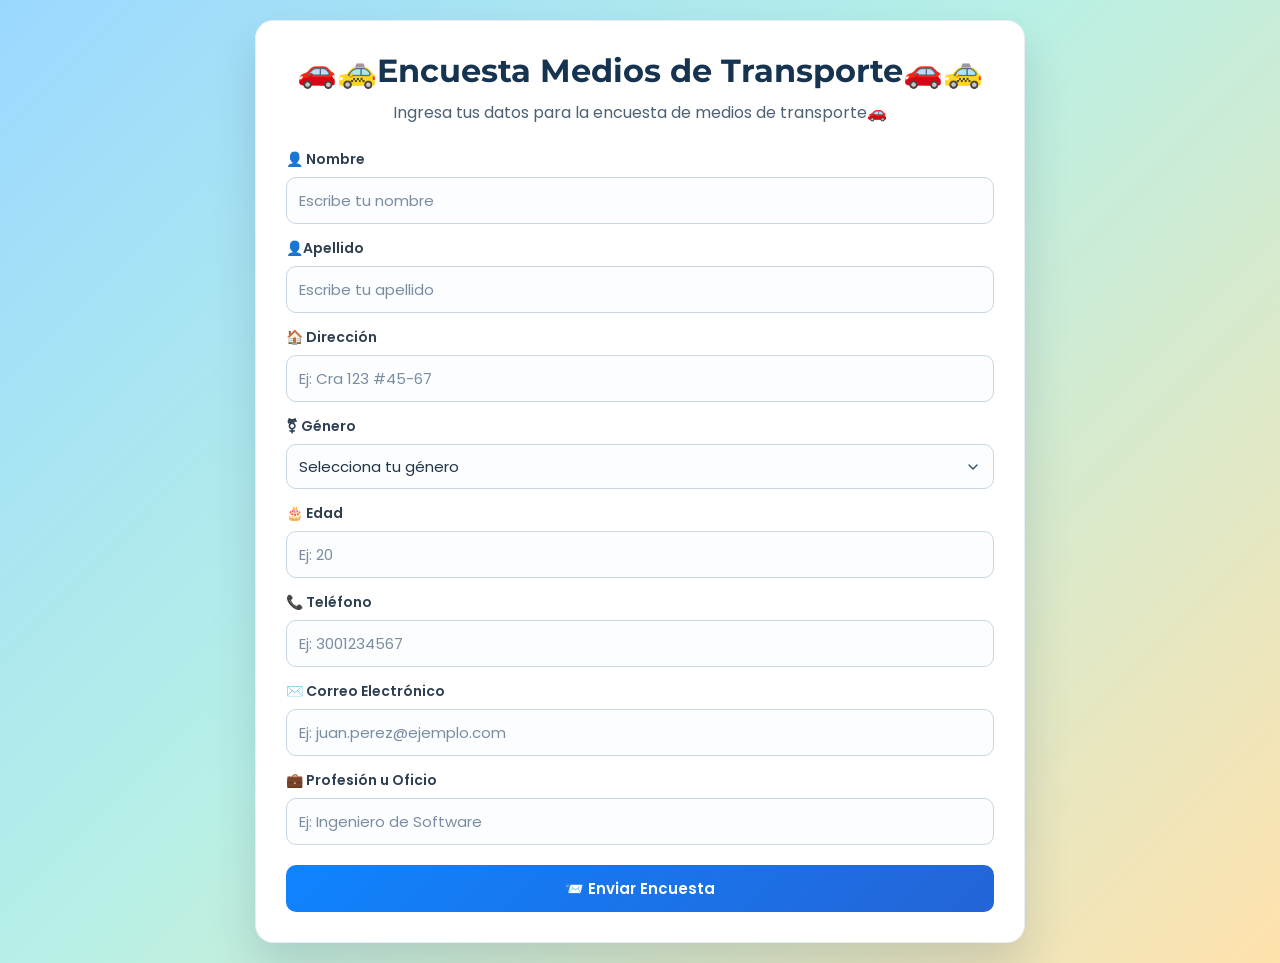
<file: Encuesta Medios de Transporte/index.html>
<!DOCTYPE html>
<html lang="en">
<link rel="stylesheet" href="style.css">
<head>
    <meta charset="UTF-8">
    <meta name="viewport" content="width=device-width, initial-scale=1.0">
    <title>Encuesta Medios de Transporte</title>
</head>
<body>
    <main class="card">
        <h1>🚗🚕Encuesta Medios de Transporte🚗🚕</h1>
        <p class="subtitulo">Ingresa tus datos para la encuesta de medios de transporte🚗</p>

        <form id="encuesta">
            <div class="campo nombre-apellido">
                <label for="nombre">👤 Nombre</label>
                <input type="text" id="nombre" name="nombre" placeholder="Escribe tu nombre" required pattern="[A-Za-zÁÉÍÓÚáéíóúÑñÜü ]+" title="Solo letras y espacios.">
            </div>

            <div class="campo nombre-apellido">
                <label for="apellido">👤Apellido</label>
                <input type="text" id="apellido" name="apellido" placeholder="Escribe tu apellido" required pattern="[A-Za-zÁÉÍÓÚáéíóúÑñÜü ]+" title="Solo letras y espacios.">
            </div>
            <div class="campo">
                <label for="direccion">🏠 Dirección</label>
                <input type="text" id="direccion" name="direccion" placeholder="Ej: Cra 123 #45-67" required>
            </div>
            
            <div class="campo">
                <label for="genero">⚧ Género</label>
                <select id="genero" name="genero" required>
                    <option value="">Selecciona tu género</option>
                    <option value="masculino">Masculino</option>
                    <option value="femenino">Femenino</option>
                    <option value="otro">Otro</option>
                </select>
            </div>

            <div class="campo">
                <label for="edad">🎂 Edad</label>
                <input type="number" id="edad" name="edad" placeholder="Ej: 20">
            </div>

            <div class="campo">
                <label for="telefono">📞 Teléfono</label>
                <input type="tel" id="telefono" name="telefono" placeholder="Ej: 3001234567" pattern="[0-9]{10}" title="Ingresa un número de teléfono válido de 10 dígitos">
            </div>

            <div class="campo">
                <label for="correo">✉️ Correo Electrónico</label>
                <input type="email" id="correo" name="correo" placeholder="Ej: juan.perez@ejemplo.com" required>
            </div>

            <div class="campo">
                <label for="profesionOficio">💼 Profesión u Oficio</label>
                <input type="text" id="profesionOficio" name="profesionOficio" placeholder="Ej: Ingeniero de Software" required>
            </div>

            <button type="submit" class="btn-enviar">📨 Enviar Encuesta</button>
        </form>
    </main>
    <script src="app.js"></script>
</body>
</html>
</file>
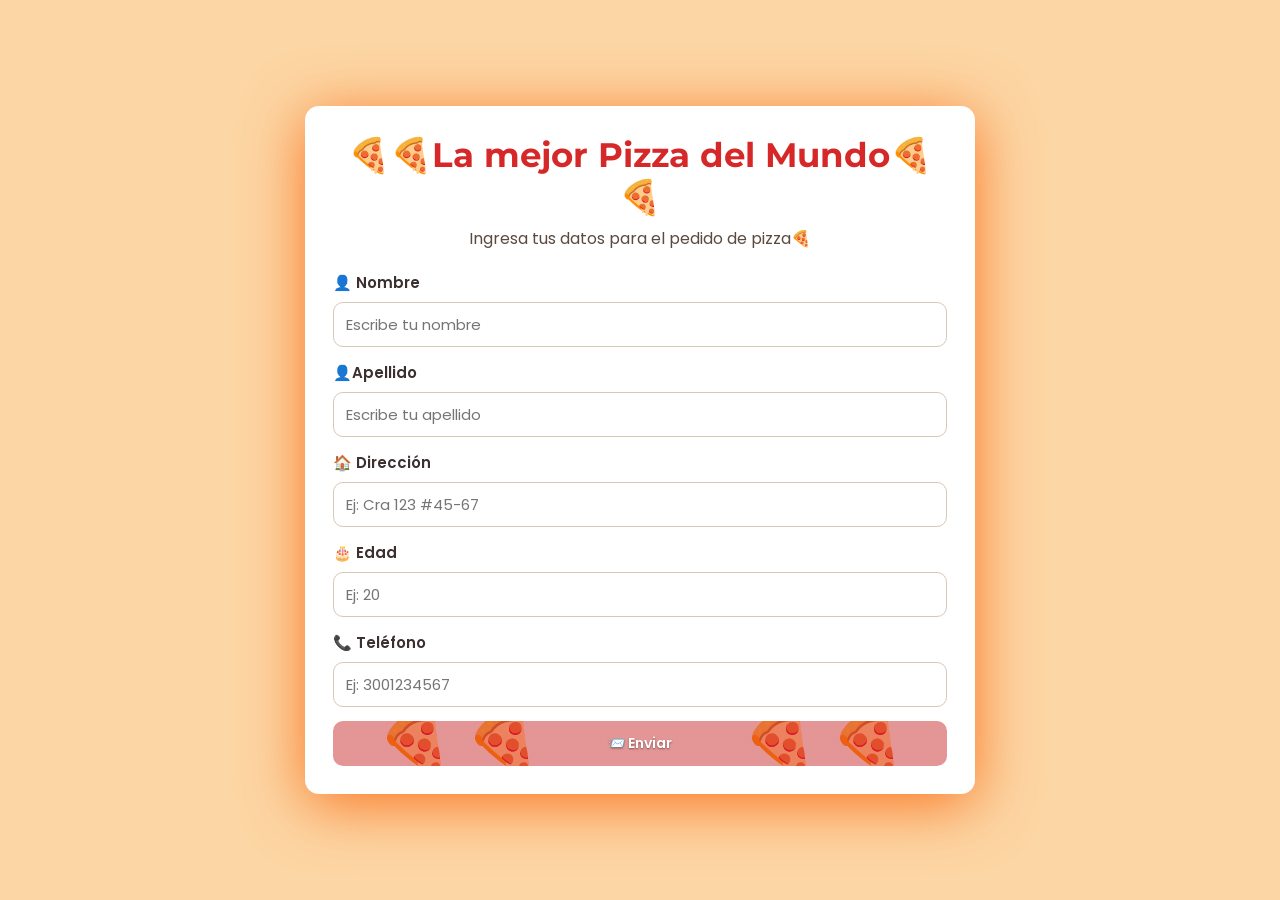
<file: La mejor Pizza del Mundo/index.html>
<!DOCTYPE html>
<html lang="en">
<link rel="stylesheet" href="css/index_style.css">
<head>
    <meta charset="UTF-8">
    <meta name="viewport" content="width=device-width, initial-scale=1.0">
    <title>La mejor Pizza del Mundo</title>
</head>
<body>
    <main class="card">
        <h1>🍕🍕La mejor Pizza del Mundo🍕🍕</h1>
        <p class="subtitulo">Ingresa tus datos para el pedido de pizza🍕</p>

        <form id="formularioPizzas">
            <div class="campo nombre-apellido">
                <label for="nombre">👤 Nombre</label>
                <input type="text" id="nombre" name="nombre" placeholder="Escribe tu nombre" required pattern="[A-Za-zÁÉÍÓÚáéíóúÑñÜü ]+" title="Solo letras y espacios.">
            </div>

            <div class="campo nombre-apellido">
                <label for="apellido">👤Apellido</label>
                <input type="text" id="apellido" name="apellido" placeholder="Escribe tu apellido" required pattern="[A-Za-zÁÉÍÓÚáéíóúÑñÜü ]+" title="Solo letras y espacios.">
            </div>
            <div class="campo">
                <label for="direccion">🏠 Dirección</label>
                <input type="text" id="direccion" name="direccion" placeholder="Ej: Cra 123 #45-67" required>
            </div>
            
            <div class="campo">
                <label for="edad">🎂 Edad</label>
                <input type="number" id="edad" name="edad" placeholder="Ej: 20">
            </div>

            <div class="campo">
                <label for="telefono">📞 Teléfono</label>
                <input type="tel" id="telefono" name="telefono" placeholder="Ej: 3001234567" pattern="[0-9]{10}" title="Ingresa un número de teléfono válido de 10 dígitos">
            </div>

            <button type="submit" class="btn-enviar">📨 Enviar</button>
        </form>
    </main>

    <script src="javascript/index.js"></script>
</body>
</html>
</file>
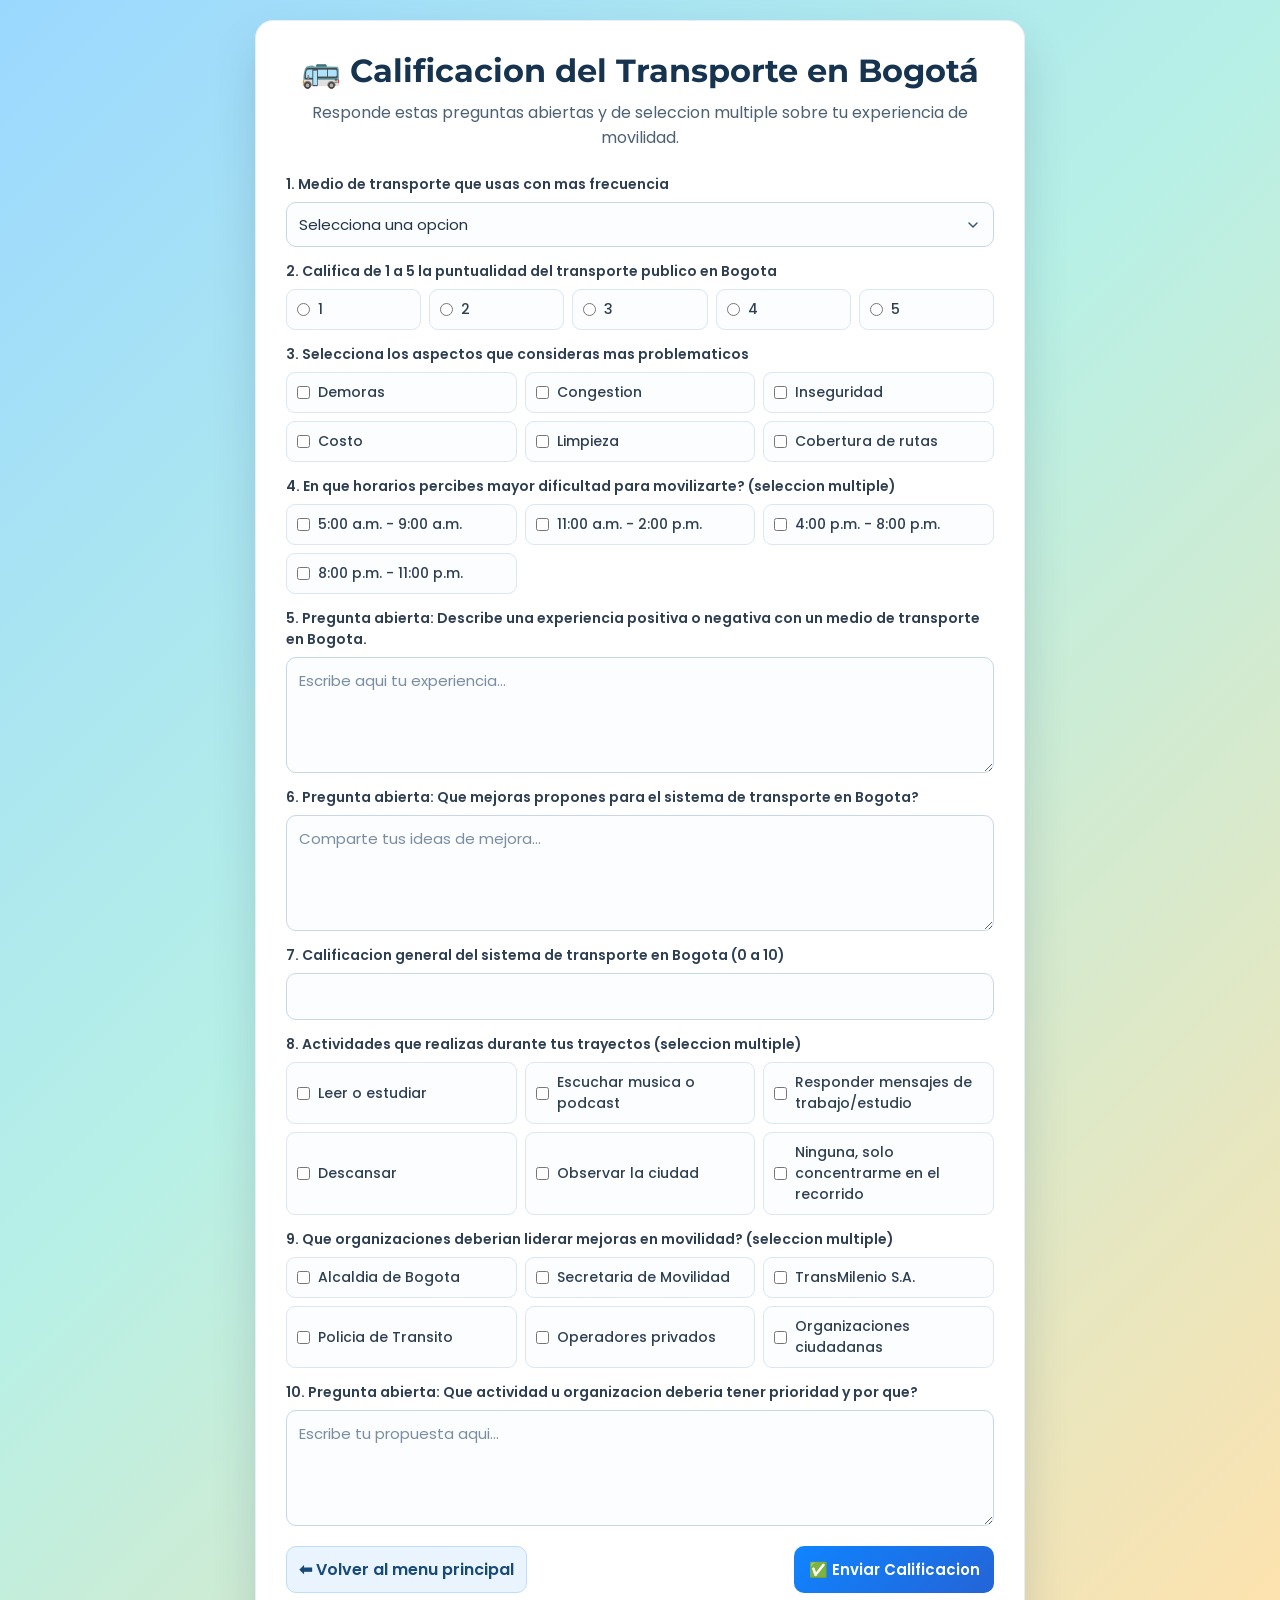
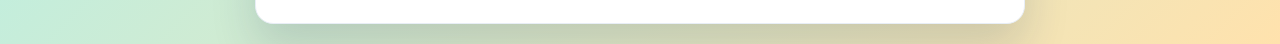
<file: Encuesta Medios de Transporte/calificacion.html>
<!DOCTYPE html>
<html lang="es">
<head>
    <meta charset="UTF-8">
    <meta name="viewport" content="width=device-width, initial-scale=1.0">
    <title>Calificacion del Transporte en Bogota</title>
    <link rel="stylesheet" href="style.css">
</head>
<body>
    <main class="card">
        <h1>🚌 Calificacion del Transporte en Bogotá</h1>
        <p class="subtitulo">Responde estas preguntas abiertas y de seleccion multiple sobre tu experiencia de movilidad.</p>

        <form id="encuestaCalificacion">
            <div class="campo">
                <label for="medioPrincipal">1. Medio de transporte que usas con mas frecuencia</label>
                <select id="medioPrincipal" name="medioPrincipal" required>
                    <option value="">Selecciona una opcion</option>
                    <option value="transmilenio">TransMilenio</option>
                    <option value="sitp">SITP</option>
                    <option value="taxi">Taxi</option>
                    <option value="moto">Moto</option>
                    <option value="carro">Carro particular</option>
                    <option value="bicicleta">Bicicleta</option>
                    <option value="caminar">Caminar</option>
                    <option value="apps">Apps de transporte (Uber, Didi, etc.)</option>
                </select>
            </div>

            <div class="campo">
                <label>2. Califica de 1 a 5 la puntualidad del transporte publico en Bogota</label>
                <div class="opciones-grid">
                    <label><input type="radio" name="puntualidad" value="1" required> 1</label>
                    <label><input type="radio" name="puntualidad" value="2"> 2</label>
                    <label><input type="radio" name="puntualidad" value="3"> 3</label>
                    <label><input type="radio" name="puntualidad" value="4"> 4</label>
                    <label><input type="radio" name="puntualidad" value="5"> 5</label>
                </div>
            </div>

            <div class="campo">
                <label>3. Selecciona los aspectos que consideras mas problematicos</label>
                <div class="opciones-grid opciones-check">
                    <label><input type="checkbox" name="problemas" value="demora"> Demoras</label>
                    <label><input type="checkbox" name="problemas" value="congestion"> Congestion</label>
                    <label><input type="checkbox" name="problemas" value="seguridad"> Inseguridad</label>
                    <label><input type="checkbox" name="problemas" value="costo"> Costo</label>
                    <label><input type="checkbox" name="problemas" value="limpieza"> Limpieza</label>
                    <label><input type="checkbox" name="problemas" value="cobertura"> Cobertura de rutas</label>
                </div>
            </div>

            <div class="campo">
                <label>4. En que horarios percibes mayor dificultad para movilizarte? (seleccion multiple)</label>
                <div class="opciones-grid opciones-check">
                    <label><input type="checkbox" name="horarios" value="manana"> 5:00 a.m. - 9:00 a.m.</label>
                    <label><input type="checkbox" name="horarios" value="mediodia"> 11:00 a.m. - 2:00 p.m.</label>
                    <label><input type="checkbox" name="horarios" value="tarde"> 4:00 p.m. - 8:00 p.m.</label>
                    <label><input type="checkbox" name="horarios" value="noche"> 8:00 p.m. - 11:00 p.m.</label>
                </div>
            </div>

            <div class="campo">
                <label for="experiencia">5. Pregunta abierta: Describe una experiencia positiva o negativa con un medio de transporte en Bogota.</label>
                <textarea id="experiencia" name="experiencia" rows="4" placeholder="Escribe aqui tu experiencia..." required></textarea>
            </div>

            <div class="campo">
                <label for="mejora">6. Pregunta abierta: Que mejoras propones para el sistema de transporte en Bogota?</label>
                <textarea id="mejora" name="mejora" rows="4" placeholder="Comparte tus ideas de mejora..." required></textarea>
            </div>

            <div class="campo">
                <label for="calificacionGeneral">7. Calificacion general del sistema de transporte en Bogota (0 a 10)</label>
                <input type="number" id="calificacionGeneral" name="calificacionGeneral" min="0" max="10" required>
            </div>

            <div class="campo">
                <label>8. Actividades que realizas durante tus trayectos (seleccion multiple)</label>
                <div class="opciones-grid opciones-check">
                    <label><input type="checkbox" name="actividades" value="leer"> Leer o estudiar</label>
                    <label><input type="checkbox" name="actividades" value="musica"> Escuchar musica o podcast</label>
                    <label><input type="checkbox" name="actividades" value="trabajo"> Responder mensajes de trabajo/estudio</label>
                    <label><input type="checkbox" name="actividades" value="descansar"> Descansar</label>
                    <label><input type="checkbox" name="actividades" value="observar"> Observar la ciudad</label>
                    <label><input type="checkbox" name="actividades" value="ninguna"> Ninguna, solo concentrarme en el recorrido</label>
                </div>
            </div>

            <div class="campo">
                <label>9. Que organizaciones deberian liderar mejoras en movilidad? (seleccion multiple)</label>
                <div class="opciones-grid opciones-check">
                    <label><input type="checkbox" name="organizaciones" value="alcaldia"> Alcaldia de Bogota</label>
                    <label><input type="checkbox" name="organizaciones" value="secretaria"> Secretaria de Movilidad</label>
                    <label><input type="checkbox" name="organizaciones" value="transmilenio"> TransMilenio S.A.</label>
                    <label><input type="checkbox" name="organizaciones" value="policia"> Policia de Transito</label>
                    <label><input type="checkbox" name="organizaciones" value="operadores"> Operadores privados</label>
                    <label><input type="checkbox" name="organizaciones" value="ciudadania"> Organizaciones ciudadanas</label>
                </div>
            </div>

            <div class="campo">
                <label for="propuestaOrganizacion">10. Pregunta abierta: Que actividad u organizacion deberia tener prioridad y por que?</label>
                <textarea id="propuestaOrganizacion" name="propuestaOrganizacion" rows="4" placeholder="Escribe tu propuesta aqui..." required></textarea>
            </div>

            <div class="acciones-finales">
                <a class="btn-link" href="index.html">⬅ Volver al menu principal</a>
                <button type="submit" class="btn-enviar">✅ Enviar Calificacion</button>
            </div>
        </form>

        <section id="resumenFinal" class="resumen oculto" aria-live="polite">
            <h2>📋 Resumen de tu encuesta</h2>
            <div id="contenidoResumen"></div>
            <a class="btn-link" href="index.html">🏠 Ir al menu principal</a>
        </section>
    </main>

    <div id="modalEnviado" class="modal-enviado oculto" aria-live="assertive" role="status">
        <div class="modal-enviado-contenido">✅ Enviado</div>
    </div>

    <script src="app.js"></script>
</body>
</html>
</file>
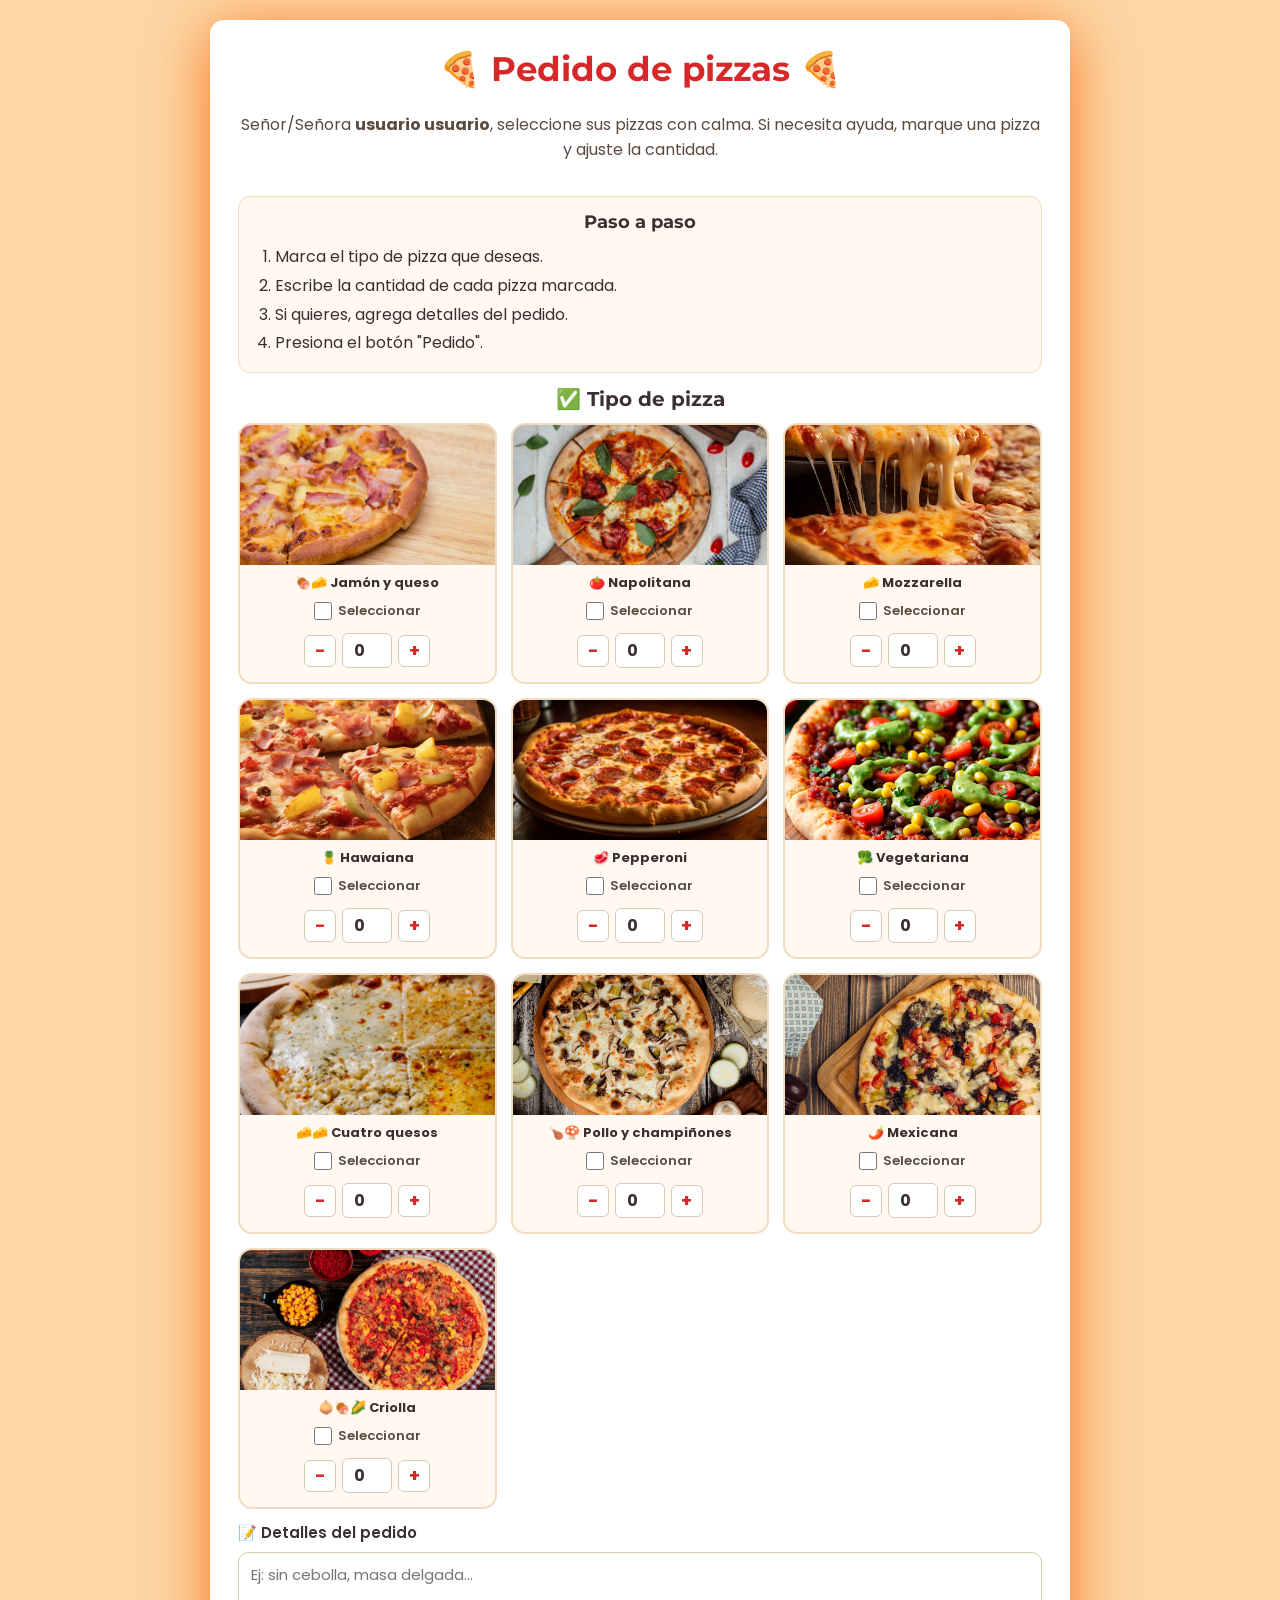
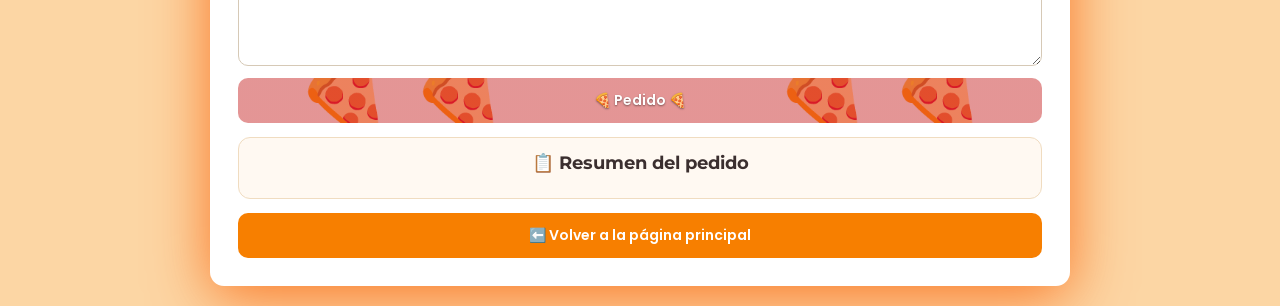
<file: La mejor Pizza del Mundo/seleccion.html>
<!DOCTYPE html>
<html lang="en">
<link rel="stylesheet" href="css/index_style.css">
<link rel="stylesheet" href="css/seleccion_style.css">
<head>
    <meta charset="UTF-8">
    <meta name="viewport" content="width=device-width, initial-scale=1.0">
    <title>Selecciona tu Pizza</title>
</head>
<body>
    <main class="card card-seleccion">
        <h1>🍕 Pedido de pizzas 🍕</h1>
        <p class="subtitulo" id="mensajeFrecuencia"></p>
        <section class="resumen-frecuencia">
            <h2>Paso a paso</h2>
            <ol class="pasos-pedido">
                <li>Marca el tipo de pizza que deseas.</li>
                <li>Escribe la cantidad de cada pizza marcada.</li>
                <li>Si quieres, agrega detalles del pedido.</li>
                <li>Presiona el botón "Pedido".</li>
            </ol>
        </section>

        <form id="formularioPedido" class="formulario-pedido">
            <h2>✅ Tipo de pizza</h2>

            <div class="grid-pizzas">

                <div class="pizza-card">
                    <label class="pizza-card-label" for="pizzaJamonQueso">
                        <img src="img/Jamon y queso.jpg" alt="Jamón y queso" class="pizza-img">
                        <span class="pizza-nombre">🍖🧀 Jamón y queso</span>
                        <div class="pizza-seleccionar">
                            <input type="checkbox" id="pizzaJamonQueso" name="tipoPizza" value="Jamón y queso">
                            <span>Seleccionar</span>
                        </div>
                    </label>
                    <div class="cantidad-selector">
                        <button type="button" class="btn-cantidad" data-action="menos" data-target="cantidadJamonQueso">−</button>
                        <input type="number" id="cantidadJamonQueso" class="cantidad-input" value="0" readonly>
                        <button type="button" class="btn-cantidad" data-action="mas" data-target="cantidadJamonQueso">+</button>
                    </div>
                </div>

                <div class="pizza-card">
                    <label class="pizza-card-label" for="pizzaNapolitana">
                        <img src="img/Napolitana.jpg" alt="Napolitana" class="pizza-img">
                        <span class="pizza-nombre">🍅 Napolitana</span>
                        <div class="pizza-seleccionar">
                            <input type="checkbox" id="pizzaNapolitana" name="tipoPizza" value="Napolitana">
                            <span>Seleccionar</span>
                        </div>
                    </label>
                    <div class="cantidad-selector">
                        <button type="button" class="btn-cantidad" data-action="menos" data-target="cantidadNapolitana">−</button>
                        <input type="number" id="cantidadNapolitana" class="cantidad-input" value="0" readonly>
                        <button type="button" class="btn-cantidad" data-action="mas" data-target="cantidadNapolitana">+</button>
                    </div>
                </div>

                <div class="pizza-card">
                    <label class="pizza-card-label" for="pizzaMuzzarella">
                        <img src="img/Mozzarella.jpg" alt="Mozzarella" class="pizza-img">
                        <span class="pizza-nombre">🧀 Mozzarella</span>
                        <div class="pizza-seleccionar">
                            <input type="checkbox" id="pizzaMuzzarella" name="tipoPizza" value="Muzzarella">
                            <span>Seleccionar</span>
                        </div>
                    </label>
                    <div class="cantidad-selector">
                        <button type="button" class="btn-cantidad" data-action="menos" data-target="cantidadMuzzarella">−</button>
                        <input type="number" id="cantidadMuzzarella" class="cantidad-input" value="0" readonly>
                        <button type="button" class="btn-cantidad" data-action="mas" data-target="cantidadMuzzarella">+</button>
                    </div>
                </div>

                <div class="pizza-card">
                    <label class="pizza-card-label" for="pizzaHawaiana">
                        <img src="img/Hawaiana.jpg" alt="Hawaiana" class="pizza-img">
                        <span class="pizza-nombre">🍍 Hawaiana</span>
                        <div class="pizza-seleccionar">
                            <input type="checkbox" id="pizzaHawaiana" name="tipoPizza" value="Hawaiana">
                            <span>Seleccionar</span>
                        </div>
                    </label>
                    <div class="cantidad-selector">
                        <button type="button" class="btn-cantidad" data-action="menos" data-target="cantidadHawaiana">−</button>
                        <input type="number" id="cantidadHawaiana" class="cantidad-input" value="0" readonly>
                        <button type="button" class="btn-cantidad" data-action="mas" data-target="cantidadHawaiana">+</button>
                    </div>
                </div>

                <div class="pizza-card">
                    <label class="pizza-card-label" for="pizzaPepperoni">
                        <img src="img/Peperoni.jpg" alt="Pepperoni" class="pizza-img">
                        <span class="pizza-nombre">🥩 Pepperoni</span>
                        <div class="pizza-seleccionar">
                            <input type="checkbox" id="pizzaPepperoni" name="tipoPizza" value="Pepperoni">
                            <span>Seleccionar</span>
                        </div>
                    </label>
                    <div class="cantidad-selector">
                        <button type="button" class="btn-cantidad" data-action="menos" data-target="cantidadPepperoni">−</button>
                        <input type="number" id="cantidadPepperoni" class="cantidad-input" value="0" readonly>
                        <button type="button" class="btn-cantidad" data-action="mas" data-target="cantidadPepperoni">+</button>
                    </div>
                </div>

                <div class="pizza-card">
                    <label class="pizza-card-label" for="pizzaVegetariana">
                        <img src="img/Vegana.jpg" alt="Vegetariana" class="pizza-img">
                        <span class="pizza-nombre">🥦 Vegetariana</span>
                        <div class="pizza-seleccionar">
                            <input type="checkbox" id="pizzaVegetariana" name="tipoPizza" value="Vegetariana">
                            <span>Seleccionar</span>
                        </div>
                    </label>
                    <div class="cantidad-selector">
                        <button type="button" class="btn-cantidad" data-action="menos" data-target="cantidadVegetariana">−</button>
                        <input type="number" id="cantidadVegetariana" class="cantidad-input" value="0" readonly>
                        <button type="button" class="btn-cantidad" data-action="mas" data-target="cantidadVegetariana">+</button>
                    </div>
                </div>

                <div class="pizza-card">
                    <label class="pizza-card-label" for="pizzaCuatroQuesos">
                        <img src="img/Cuatro Quesos.jpg" alt="Cuatro quesos" class="pizza-img">
                        <span class="pizza-nombre">🧀🧀 Cuatro quesos</span>
                        <div class="pizza-seleccionar">
                            <input type="checkbox" id="pizzaCuatroQuesos" name="tipoPizza" value="Cuatro quesos">
                            <span>Seleccionar</span>
                        </div>
                    </label>
                    <div class="cantidad-selector">
                        <button type="button" class="btn-cantidad" data-action="menos" data-target="cantidadCuatroQuesos">−</button>
                        <input type="number" id="cantidadCuatroQuesos" class="cantidad-input" value="0" readonly>
                        <button type="button" class="btn-cantidad" data-action="mas" data-target="cantidadCuatroQuesos">+</button>
                    </div>
                </div>

                <div class="pizza-card">
                    <label class="pizza-card-label" for="pizzaPolloChampinones">
                        <img src="img/Pollo Champiñones.jpg" alt="Pollo y champiñones" class="pizza-img">
                        <span class="pizza-nombre">🍗🍄 Pollo y champiñones</span>
                        <div class="pizza-seleccionar">
                            <input type="checkbox" id="pizzaPolloChampinones" name="tipoPizza" value="Pollo y champiñones">
                            <span>Seleccionar</span>
                        </div>
                    </label>
                    <div class="cantidad-selector">
                        <button type="button" class="btn-cantidad" data-action="menos" data-target="cantidadPolloChampinones">−</button>
                        <input type="number" id="cantidadPolloChampinones" class="cantidad-input" value="0" readonly>
                        <button type="button" class="btn-cantidad" data-action="mas" data-target="cantidadPolloChampinones">+</button>
                    </div>
                </div>

                <div class="pizza-card">
                    <label class="pizza-card-label" for="pizzaMexicana">
                        <img src="img/Mexicana.jpg" alt="Mexicana" class="pizza-img">
                        <span class="pizza-nombre">🌶️ Mexicana</span>
                        <div class="pizza-seleccionar">
                            <input type="checkbox" id="pizzaMexicana" name="tipoPizza" value="Mexicana">
                            <span>Seleccionar</span>
                        </div>
                    </label>
                    <div class="cantidad-selector">
                        <button type="button" class="btn-cantidad" data-action="menos" data-target="cantidadMexicana">−</button>
                        <input type="number" id="cantidadMexicana" class="cantidad-input" value="0" readonly>
                        <button type="button" class="btn-cantidad" data-action="mas" data-target="cantidadMexicana">+</button>
                    </div>
                </div>

                <div class="pizza-card">
                    <label class="pizza-card-label" for="pizzaCriolla">
                        <img src="img/Criolla.jpg" alt="Criolla" class="pizza-img">
                        <span class="pizza-nombre">🧅🍖🌽 Criolla</span>
                        <div class="pizza-seleccionar">
                            <input type="checkbox" id="pizzaCriolla" name="tipoPizza" value="Criolla">
                            <span>Seleccionar</span>
                        </div>
                    </label>
                    <div class="cantidad-selector">
                        <button type="button" class="btn-cantidad" data-action="menos" data-target="cantidadCriolla">−</button>
                        <input type="number" id="cantidadCriolla" class="cantidad-input" value="0" readonly>
                        <button type="button" class="btn-cantidad" data-action="mas" data-target="cantidadCriolla">+</button>
                    </div>
                </div>

            </div>

            <div class="campo">
                <label for="detallePedido">📝 Detalles del pedido</label>
                <textarea id="detallePedido" rows="4" placeholder="Ej: sin cebolla, masa delgada..."></textarea>
            </div>

            <button type="submit" class="btn-enviar">🍕 Pedido 🍕</button>
        </form>

        <section id="resumenFrecuencia" class="resumen-frecuencia">
            <h2>📋 Resumen del pedido</h2>
            <ol id="resultadoSeleccion"></ol>
            <p id="estadoFrecuencia"></p>
        </section>

        <a href="index.html" class="btn-volver" id="btnVolver">⬅️ Volver a la página principal</a>
    </main>

    <script src="javascript/seleccion.js"></script>
</body>
</html>
</file>
<file: Encuesta Medios de Transporte/style.css>
@import url('https://fonts.googleapis.com/css2?family=Montserrat:wght@600;700&family=Poppins:wght@400;500;600&display=swap');

* {
    box-sizing: border-box;
    margin: 0;
    padding: 0;
    font-family: 'Poppins', sans-serif;
}

body {
    min-height: 100vh;
    background: linear-gradient(135deg, #9bd8ff 0%, #b7f0e6 45%, #ffe2ad 100%);
    display: flex;
    align-items: center;
    justify-content: center;
    padding: 20px;
}

.card {
    width: 100%;
    max-width: 770px;
    background-color: #ffffff;
    border-radius: 18px;
    padding: 30px;
    border: 1px solid #e8eef6;
    box-shadow: 0 24px 45px rgba(24, 52, 84, 0.16);
}

h1 {
    font-family: 'Montserrat', sans-serif;
    color: #16334f;
    text-align: center;
    font-size: 32px;
    margin-bottom: 10px;
}

.subtitulo {
    color: #4d6175;
    text-align: center;
    font-size: 16px;
    margin-bottom: 24px;
}

#encuesta,
#encuestaCalificacion {
    display: flex;
    flex-direction: column;
    gap: 14px;
}

.campo {
    display: flex;
    flex-direction: column;
    gap: 7px;
}

.nombre-apellido {
    font-weight: 700;
}

label {
    font-size: 14px;
    color: #2f3f52;
    font-weight: 600;
}

input, select, textarea {
    width: 100%;
    border: 1px solid #c8d7e6;
    border-radius: 10px;
    padding: 11px 12px;
    font-size: 15px;
    color: #223446;
    background-color: #fbfdff;
    transition: border-color 0.2s ease, box-shadow 0.2s ease;
}

input::placeholder,
textarea::placeholder {
    color: #7a8da1;
}

input:focus,
select:focus,
textarea:focus,
button:focus {
    outline: none;
    border-color: #2f9bff;
    box-shadow: 0 0 0 3px rgba(47, 155, 255, 0.2);
}

select {
    appearance: none;
    -webkit-appearance: none;
    -moz-appearance: none;
    cursor: pointer;
    padding-right: 38px;
    background-image: url("data:image/svg+xml,%3Csvg xmlns='http://www.w3.org/2000/svg' viewBox='0 0 20 20' fill='none'%3E%3Cpath d='M5 7.5L10 12.5L15 7.5' stroke='%2336576f' stroke-width='1.8' stroke-linecap='round' stroke-linejoin='round'/%3E%3C/svg%3E");
    background-repeat: no-repeat;
    background-position: right 12px center;
    background-size: 16px;
}

select option {
    color: #223446;
}

textarea {
    resize: vertical;
}

.btn-enviar {
    margin-top: 6px;
    border: none;
    border-radius: 10px;
    color: #ffffff;
    font-size: 15px;
    font-weight: 600;
    cursor: pointer;
    background: linear-gradient(135deg, #0f84ff 0%, #2464d6 100%);
    padding: 12px;
    transition: transform 0.2s ease, box-shadow 0.2s ease;
}

.btn-enviar:hover {
    transform: translateY(-1px);
    box-shadow: 0 10px 18px rgba(22, 100, 204, 0.25);
}

.btn-link {
    display: inline-block;
    margin-top: 14px;
    text-align: center;
    text-decoration: none;
    background: #eaf4ff;
    color: #174a78;
    border: 1px solid #bedcff;
    border-radius: 10px;
    padding: 10px 12px;
    font-weight: 600;
    transition: background-color 0.2s ease, transform 0.2s ease;
}

.btn-link:hover {
    background: #d9ecff;
    transform: translateY(-1px);
}

.opciones-grid {
    display: grid;
    grid-template-columns: repeat(auto-fit, minmax(130px, 1fr));
    gap: 8px;
}

.opciones-grid label {
    display: flex;
    align-items: center;
    gap: 8px;
    border: 1px solid #dbe7f3;
    border-radius: 9px;
    padding: 9px 10px;
    font-weight: 500;
    background-color: #fbfdff;
}

.opciones-grid input[type="radio"],
.opciones-grid input[type="checkbox"] {
    width: auto;
}

.opciones-check {
    grid-template-columns: repeat(auto-fit, minmax(180px, 1fr));
}

.acciones-finales {
    margin-top: 6px;
    display: flex;
    align-items: center;
    justify-content: space-between;
    gap: 12px;
}

.acciones-finales .btn-link {
    margin-top: 0;
}

.acciones-finales .btn-enviar {
    margin-top: 0;
    min-width: 200px;
}

.oculto {
    display: none !important;
}

.modal-enviado {
    position: fixed;
    inset: 0;
    z-index: 999;
    background: rgba(18, 38, 59, 0.35);
    display: flex;
    align-items: center;
    justify-content: center;
    padding: 20px;
}

.modal-enviado-contenido {
    background: #ecfff3;
    border: 1px solid #b8e8c9;
    color: #1a6b3d;
    border-radius: 14px;
    padding: 20px 28px;
    font-size: 24px;
    font-weight: 700;
    box-shadow: 0 20px 36px rgba(11, 44, 25, 0.2);
    animation: aparecerModal 0.22s ease;
}

@keyframes aparecerModal {
    from {
        opacity: 0;
        transform: translateY(8px) scale(0.97);
    }

    to {
        opacity: 1;
        transform: translateY(0) scale(1);
    }
}

.resumen {
    margin-top: 20px;
    border: 1px solid #d8e7f8;
    border-radius: 14px;
    padding: 18px;
    background: #f7fbff;
}

.resumen h2 {
    color: #16334f;
    margin-bottom: 14px;
    font-size: 24px;
}

.resumen h3 {
    color: #1f466b;
    margin: 14px 0 8px;
    font-size: 17px;
}

.resumen ul {
    list-style: none;
    display: grid;
    gap: 7px;
    margin-bottom: 8px;
}

.resumen li {
    color: #2a4258;
    background: #ffffff;
    border: 1px solid #e2edf8;
    border-radius: 8px;
    padding: 8px 10px;
}

.resumen .btn-link {
    margin-top: 12px;
}

@media (max-width: 600px) {
    .card {
        padding: 22px;
    }

    h1 {
        font-size: 27px;
    }

    .acciones-finales {
        flex-direction: column;
    }

    .acciones-finales .btn-link,
    .acciones-finales .btn-enviar {
        width: 100%;
    }
}
</file>
<file: La mejor Pizza del Mundo/css/index_style.css>
@import url('https://fonts.googleapis.com/css2?family=Montserrat:wght@600;700&family=Poppins:wght@400;500;600&display=swap');

* {
    box-sizing: border-box;
    margin: 0;
    padding: 0;
    font-family: 'Poppins', sans-serif;
}

body {
    min-height: 100vh;
    background-color: #fccc8ecc;
    display: flex;
    align-items: center;
    justify-content: center;
    padding: 20px;
}

.card {
    width: 100%;
    max-width: 670px;
    background-color: #ffffff;
    border-radius: 14px;
    padding: 28px;
    box-shadow: 0 10px 60px rgba(250, 92, 0, 0.801);
}

h1 {
    font-family: 'Montserrat', sans-serif;
    color: #d62828;
    text-align: center;
    font-size: 34px;
    margin-bottom: 8px;
}

h2 {
    font-family: 'Montserrat', sans-serif;
    color: #3b2f2f;
    font-size: 20px;
    text-align: center;
}

.subtitulo {
    color: #5b4a3f;
    text-align: center;
    font-size: 16px;
    margin-bottom: 20px;
}

#formularioPizzas {
    display: flex;
    flex-direction: column;
    gap: 14px;
}

.campo {
    display: flex;
    flex-direction: column;
    gap: 8px;
}

.nombre-apellido {
    font-weight: 700;
}

label {
    font-size: 15px;
    color: #3b2f2f;
    font-weight: 600;
}

input {
    width: 100%;
    border: 1px solid #d6c9b6;
    border-radius: 10px;
    padding: 10px 12px;
    font-size: 15px;
}

textarea {
    width: 100%;
    border: 1px solid #d6c9b6;
    border-radius: 10px;
    padding: 10px 12px;
    font-size: 15px;
    resize: vertical;
}

input:focus,
textarea:focus,
button:focus {
    outline: 2px solid #f77f00;
    outline-offset: 1px;
}

.btn-enviar {
    border: none;
    border-radius: 10px;
    color: #ffffff;
    font-size: 14px;
    font-weight: 600;
    cursor: pointer;
    background-position: center;
    background-size: cover;
    background-repeat: no-repeat;
    text-shadow: 0 1px 2px rgba(0, 0, 0, 0.45);
    background-image:
        linear-gradient(rgba(214, 40, 40, 0.45), rgba(214, 40, 40, 0.45)),
        url("data:image/svg+xml,%3Csvg xmlns='http://www.w3.org/2000/svg' width='420' height='90'%3E%3Ctext x='30' y='58' font-size='42'%3E%F0%9F%8D%95%3C/text%3E%3Ctext x='90' y='58' font-size='42'%3E%F0%9F%8D%95%3C/text%3E%3Ctext x='280' y='58' font-size='42'%3E%F0%9F%8D%95%3C/text%3E%3Ctext x='340' y='58' font-size='42'%3E%F0%9F%8D%95%3C/text%3E%3C/svg%3E");
    padding: 12px;
    position: relative;
    overflow: hidden;
    transition: transform 0.2s ease;
}

.btn-enviar::after {
    content: '';
    position: absolute;
    top: 0;
    left: -140%;
    width: 45%;
    height: 100%;
    transform: skewX(-25deg);
    background: linear-gradient(
        120deg,
        rgba(255, 255, 255, 0) 0%,
        rgba(255, 255, 255, 0.45) 50%,
        rgba(255, 255, 255, 0) 100%
    );
    pointer-events: none;
}

.btn-enviar:hover {
    transform: translateY(-1px);
}

.btn-enviar:hover::after {
    animation: brillo-boton 0.75s ease;
}

@keyframes brillo-boton {
    from {
        left: -140%;
    }

    to {
        left: 140%;
    }
}
</file>
<file: La mejor Pizza del Mundo/css/seleccion_style.css>
.card-seleccion {
    max-width: 860px;
    display: flex;
    flex-direction: column;
    gap: 14px;
}

.resumen-frecuencia {
    border: 1px solid #f0dcc0;
    border-radius: 12px;
    background-color: #fff9f2;
    padding: 14px 16px;
    text-align: center;
}

.resumen-frecuencia h2 {
    font-size: 18px;
    text-align: center;
    margin-bottom: 10px;
}

#resultadoSeleccion {
    color: #3b2f2f;
    font-size: 14px;
    line-height: 1.6;
    width: fit-content;
    margin: 0 auto;
    text-align: left;
    padding-left: 20px;
}

#resultadoSeleccion li {
    margin-bottom: 6px;
}

.lista-tipo-pizzas {
    margin-top: 4px;
    margin-left: 24px;
    padding-left: 18px;
}

.lista-tipo-pizzas li {
    margin-bottom: 4px;
}

#estadoFrecuencia {
    margin-top: 8px;
    color: #b54708;
    font-size: 13px;
}

.btn-volver {
    display: inline-block;
    text-align: center;
    text-decoration: none;
    background-color: #f77f00;
    color: #ffffff;
    border-radius: 10px;
    padding: 12px;
    font-size: 14px;
    font-weight: 600;
    position: relative;
    overflow: hidden;
    transition: transform 0.2s ease;
}

.btn-volver::after {
    content: '';
    position: absolute;
    top: 0;
    left: -140%;
    width: 45%;
    height: 100%;
    transform: skewX(-25deg);
    background: linear-gradient(
        120deg,
        rgba(255, 255, 255, 0) 0%,
        rgba(255, 255, 255, 0.45) 50%,
        rgba(255, 255, 255, 0) 100%
    );
    pointer-events: none;
}

.btn-volver:hover {
    transform: translateY(-1px);
}

.btn-volver:hover::after {
    animation: brillo-boton 0.75s ease;
}

.pasos-pedido {
    color: #3b2f2f;
    text-align: left;
    line-height: 1.8;
    padding-left: 20px;
}

.formulario-pedido {
    display: flex;
    flex-direction: column;
    gap: 12px;
}

.grid-pizzas {
    display: grid;
    grid-template-columns: repeat(3, 1fr);
    gap: 14px;
}

.pizza-card {
    background-color: #fff9f2;
    border: 2px solid #f0dcc0;
    border-radius: 14px;
    overflow: hidden;
    display: flex;
    flex-direction: column;
    transition: border-color 0.2s ease, box-shadow 0.2s ease;
}

.pizza-card:has(input[type='checkbox']:checked) {
    border-color: #d62828;
    box-shadow: 0 4px 18px rgba(214, 40, 40, 0.25);
}

.pizza-card-label {
    display: flex;
    flex-direction: column;
    cursor: pointer;
    flex: 1;
}

.pizza-img {
    width: 100%;
    height: 140px;
    object-fit: cover;
    border-radius: 0;
    border: none;
    display: block;
}

.pizza-nombre {
    font-size: 13px;
    font-weight: 700;
    color: #3b2f2f;
    text-align: center;
    padding: 8px 8px 4px;
}

.pizza-seleccionar {
    display: flex;
    align-items: center;
    justify-content: center;
    gap: 6px;
    padding: 4px 8px 8px;
    font-size: 13px;
    color: #5b4a3f;
    font-weight: 600;
}

.pizza-seleccionar input[type='checkbox'] {
    width: 18px;
    height: 18px;
    accent-color: #d62828;
    flex-shrink: 0;
}

.cantidad-selector {
    display: flex;
    align-items: center;
    justify-content: center;
    gap: 6px;
    margin: 0 10px 10px;
    padding: 4px 0;
}

.btn-cantidad {
    width: 32px;
    height: 32px;
    border: 1px solid #d6c9b6;
    border-radius: 6px;
    background-color: #ffffff;
    color: #d62828;
    font-size: 18px;
    font-weight: 700;
    cursor: pointer;
    transition: all 0.2s ease;
    display: flex;
    align-items: center;
    justify-content: center;
    padding: 0;
    flex-shrink: 0;
}

.btn-cantidad:hover {
    background-color: #fff9f2;
    border-color: #d62828;
}

.btn-cantidad:active {
    transform: scale(0.95);
}

.cantidad-input {
    width: 50px;
    font-size: 16px;
    font-weight: 700;
    text-align: center;
    border: 1px solid #d6c9b6;
    border-radius: 6px;
    padding: 4px 8px;
    background-color: #ffffff;
    color: #3b2f2f;
}

@media (max-width: 600px) {
    .grid-pizzas {
        grid-template-columns: repeat(2, 1fr);
    }
}

@media (max-width: 380px) {
    .grid-pizzas {
        grid-template-columns: 1fr;
    }
}
</file>
